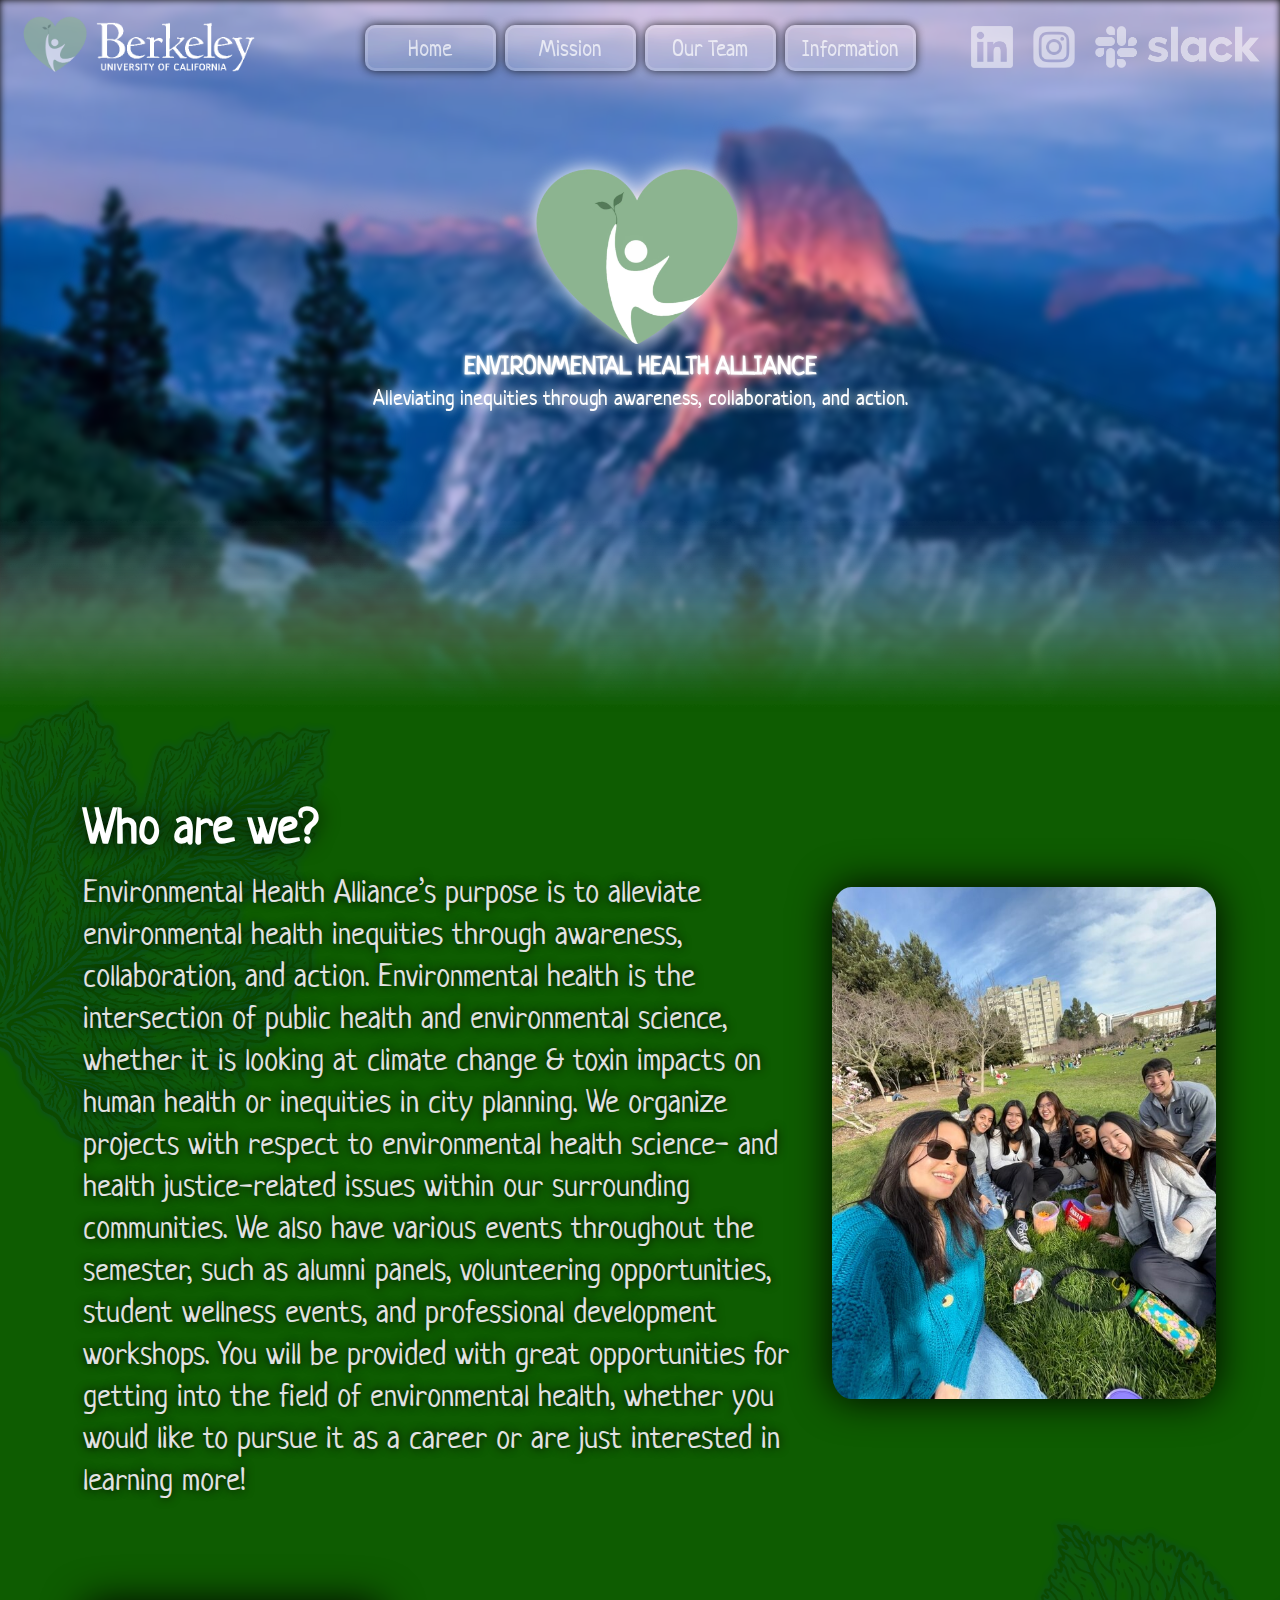
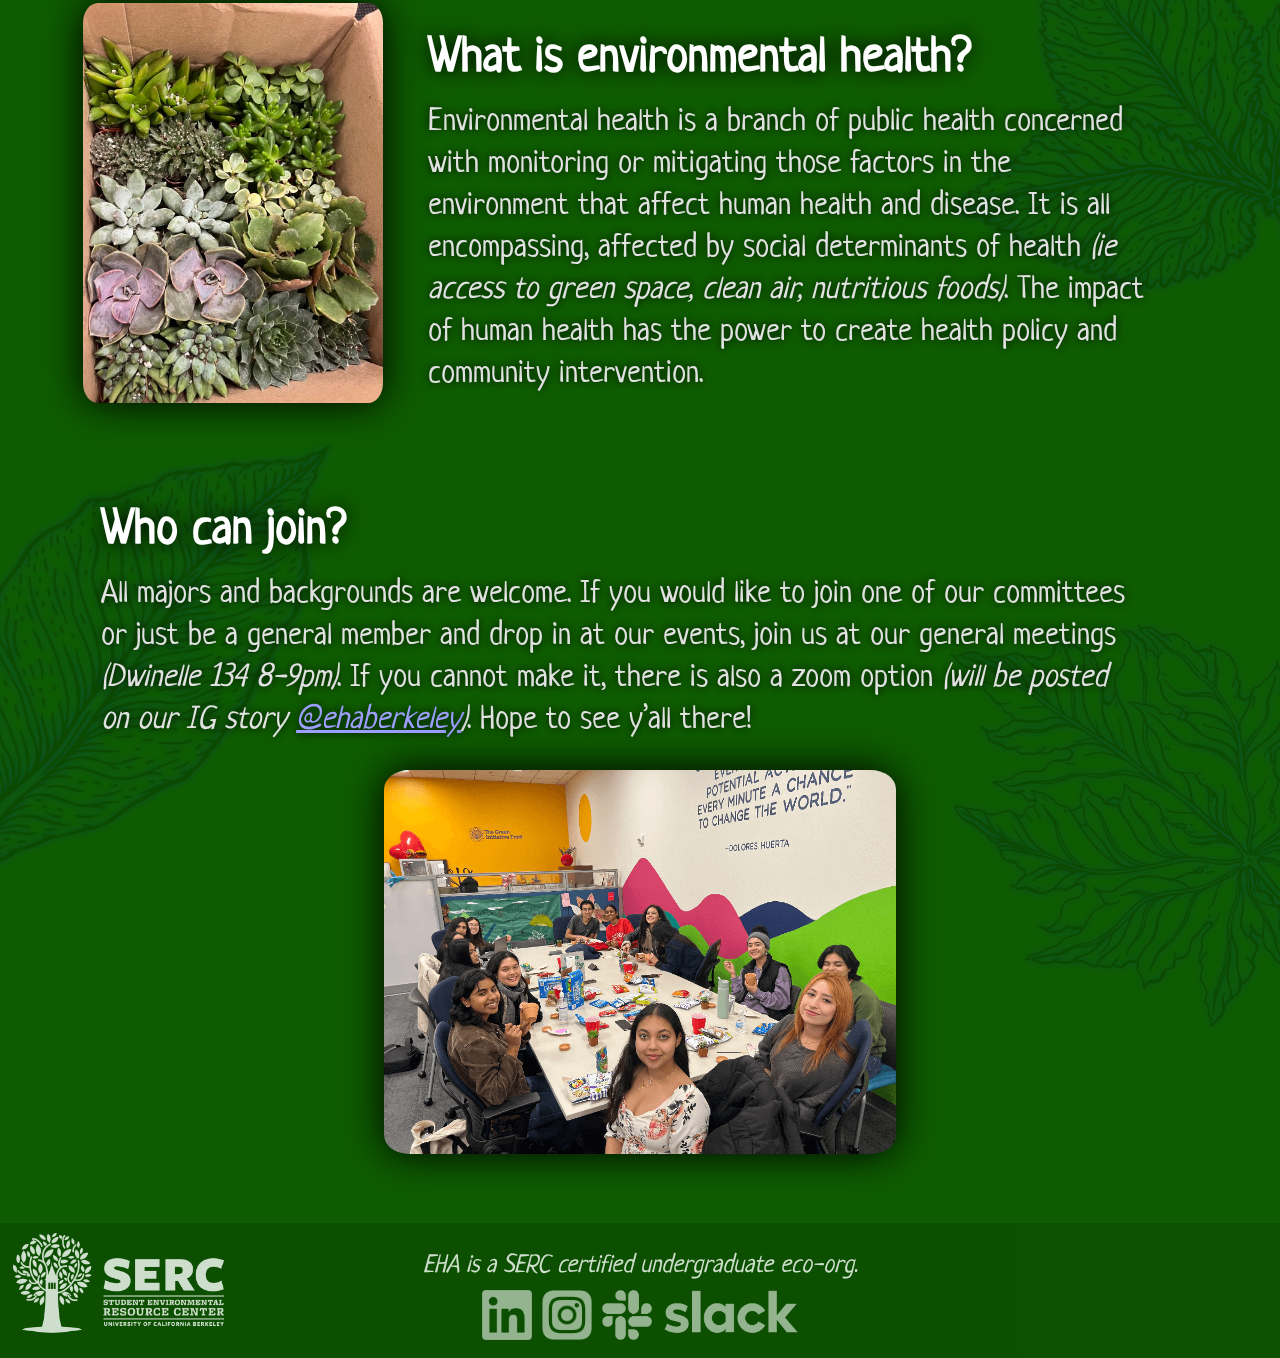
<file: index.html>
<!DOCTYPE html>
<html lang="en">
  <head>
    <meta charset="UTF-8">
    <meta name="viewport" content="width=device-width, initial-scale=1.0">
    <meta http-equiv="X-UA-Compatible" content="ie=edge">
    <title>Environmental Health Alliance</title>

    <link rel="preconnect" href="https://fonts.googleapis.com">
    <link rel="preconnect" href="https://fonts.gstatic.com" crossorigin>
    <link href="https://fonts.googleapis.com/css2?family=Neucha&display=swap" rel="stylesheet">

    <script src="script.js"></script>
    <script src="fadeIn.js"></script>
    <link rel="icon" type="image/x-icon" href="./misc/favicon.ico">

    <link rel="stylesheet" href="style.css">

  </head>
  <body>

	<div id="yosemiteParallax">
	  <img src="./yosemite layer/l1.webp" class="yosemiteLayer" id="yosemite1"></img>
	  <img src="./yosemite layer/l2.webp" class="yosemiteLayer" id="yosemite2"></img>
	  <img src="./yosemite layer/l3.webp" class="yosemiteLayer" id="yosemite3"></img>
	  <img src="./yosemite layer/l4.webp" class="yosemiteLayer" id="yosemite4"></img>
    </div>

    <div id = "navBar">

      <div id="textNav">
        <img src="./misc/eha.webp" id="ehaLogo"></img>
        <img src="./icons/berkeley.png" id="berkeleyLogo"></img>
      </div>
      <div id="pages">

        <a href="index.html" class="navButton">
          <p>Home</p>
        </a>

        <a href="mission.html" div class="navButton">
          <p>Mission</p>
        </a>

        <a href="team.html" class="navButton">
          <p>Our Team</p>
        </a>

        <a href="information.html" class="navButton">
          <p>Information</p>
        </a>

      </div>

      <div id="socials">

        <a target="_blank" href="https://www.linkedin.com/company/ehaberkeley/" class="socialbutton">
          <img src="./icons/linkedin.png">
        </a>
        <a target="_blank" href="https://www.instagram.com/ehaberkeley/" class="socialbutton">
          <img src="./icons/instagram.png">
        </a>
        <a target="_blank" href="https://environmental-zrb5233.slack.com/ssb/redirect" class="socialbutton">
          <img src="./icons/slack.png">
        </a>

      </div>
    </div>

    <div id="mobileNavbar">

      <div id="navOff" onclick="mobileOpen()">
        <img src = "./misc/mobileNav.png"></img>
      </div>

      <div id="navShown">

        <div id="closeButton" onclick="mobileClose()">
          <img src="./icons/x.png"></img>
        </div>

        <div id="textNav">
          <img src="./misc/eha.webp" id="ehaLogo"></img>
          <img src="./icons/berkeley.png" id="berkeleyLogo"></img>
        </div>

        <div id="socials">

          <a target="_blank" href="https://www.linkedin.com/company/ehaberkeley/" class="socialbutton">
            <img src="./icons/linkedin.png">
          </a>
          <a target="_blank" href="https://www.instagram.com/ehaberkeley/" class="socialbutton">
            <img src="./icons/instagram.png">
          </a>
          <a target="_blank" href="https://environmental-zrb5233.slack.com/ssb/redirect" class="socialbutton">
            <img src="./icons/slack.png">
          </a>

        </div>

        <div id="mobileNavButtons">
          <a href="index.html" class="navButton">
            <p>Home</p>
          </a>

          <a href="mission.html" div class="navButton">
            <p>Mission</p>
          </a>

          <a href="team.html" class="navButton">
            <p>Our Team</p>
          </a>

          <a href="information.html" class="navButton">
            <p>Information</p>
          </a>
        </div>

      </div>

    </div>


    <div id ="centerPopup" class="fadein">

      <img src="./misc/eha.webp" class="fadein" loading="eager"></img>
      <h1 id="titleText" class="fadein">ENVIRONMENTAL HEALTH ALLIANCE</h1>
      <p id="quoteText" class="fadein">Alleviating inequities through awareness, collaboration, and action.</p>

    </div>

    <div id = "backImgs">
    </div>


    <div id="textHeader">
      <img src="./misc/header.png" id="transitionImg"></img>
      <div id="whoarewe">
        <div id="whoarewetext">
          <h1>Who are we?</h1>
          <p>Environmental Health Alliance’s purpose is to alleviate environmental health inequities through awareness, collaboration, and action. Environmental health is the intersection of public health and environmental science, whether it is looking at climate change & toxin impacts on human health or inequities in city planning. We organize projects with respect to environmental health science- and health justice-related issues within our surrounding communities. We also have various events throughout the semester, such as alumni panels, volunteering opportunities, student wellness events, and professional development workshops. You will be provided with great opportunities for getting into the field of environmental health, whether you would like to pursue it as a career or are just interested in learning more!</p>
          <img src="./leaf/leaf1.webp" id="leaf1" class="leaf">
        </div>
        <img src="./meet photos/meet.jpg"></img>
      </div>

      <div class="mainspacer"></div>

      <div id="whatis">
        <img src="./meet photos/meet3.jpg"></img>
        <div id="whatistext">
          <h1>What is environmental health?</h1>
          <p>Environmental health is a branch of public health concerned with monitoring or mitigating those factors in the environment that affect human health and disease. It is all encompassing, affected by social determinants of health <i>(ie access to green space, clean air, nutritious foods)</i>. The impact of human health has the power to create health policy and community intervention.</p>
          <img src="./leaf/leaf2.webp" id="leaf2" class="leaf">
        </div>
      </div>

      <div class="mainspacer"></div>

      <div id="whocanjoin">
        <h1>Who can join?</h1>
        <p>All majors and backgrounds are welcome. If you would like to join one of our committees or just be a general member and drop in at our events, join us at our general meetings <i>(Dwinelle 134 8-9pm)</i>. If you cannot make it, there is also a zoom option <i>(will be posted on our IG story <a target="_blank" href="https://www.instagram.com/ehaberkeley/">@ehaberkeley</a>)</i>. Hope to see y’all there!</p>
        <img src="./meet photos/meet2.png" id="backimg">
        <img src="./leaf/leaf3.webp" id="leaf3" class="leaf">
        <img src="./leaf/leaf4.webp" id="leaf4" class="leaf">
      </div>


      <div id ="footer">
        <img src="./icons/serc.png" id="sercfooter"></img>
        <p><i>EHA is a SERC certified undergraduate eco-org.<i></p>
        <div id="socialsfooter">
          <a target="_blank" href="https://www.linkedin.com/company/ehaberkeley/" class="footersocialbutton">
            <img src="./icons/linkedin.png">
          </a>
          <a target="_blank" href="https://www.instagram.com/ehaberkeley/" class="footersocialbutton">
            <img src="./icons/instagram.png">
          </a>
          <a target="_blank" href="https://environmental-zrb5233.slack.com/ssb/redirect" class="footersocialbutton">
            <img src="./icons/slack.png">
          </a>
        </div>


      </div>

    </div>


  </body>
</html>
</file>
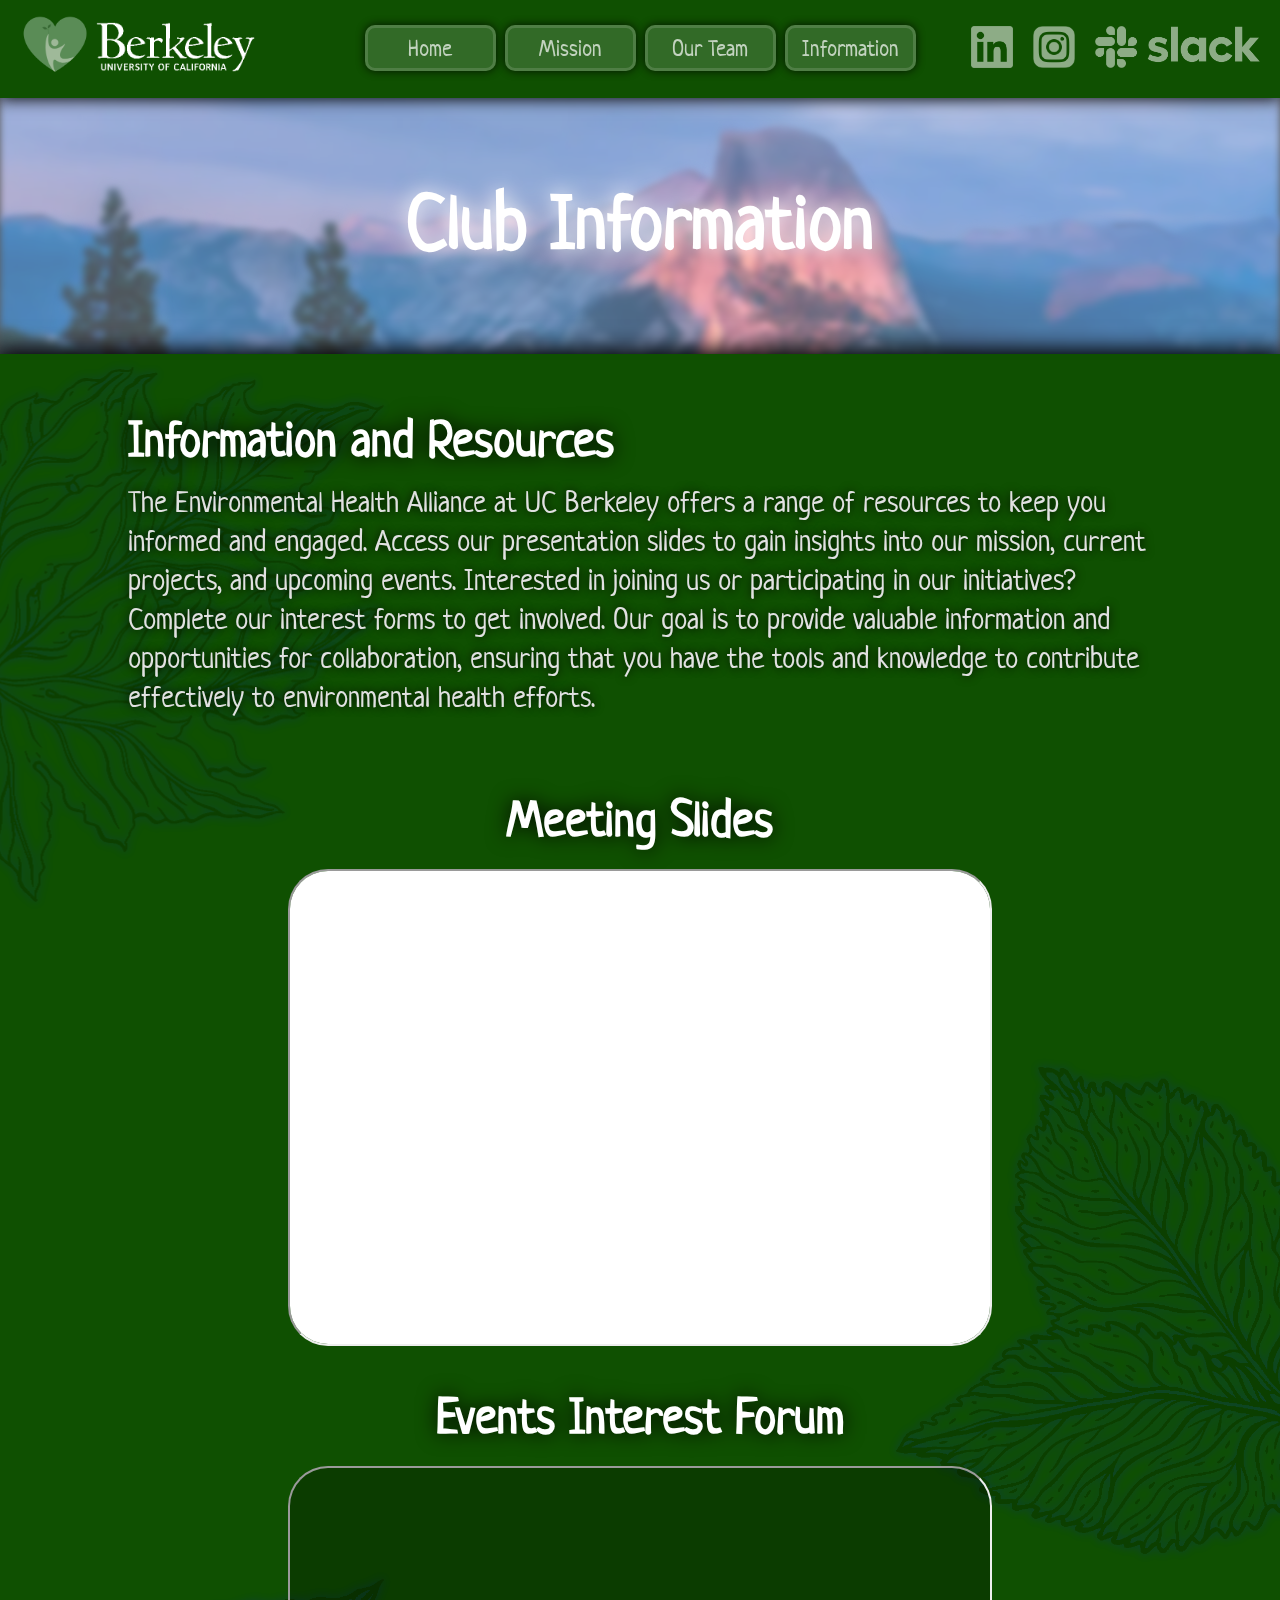
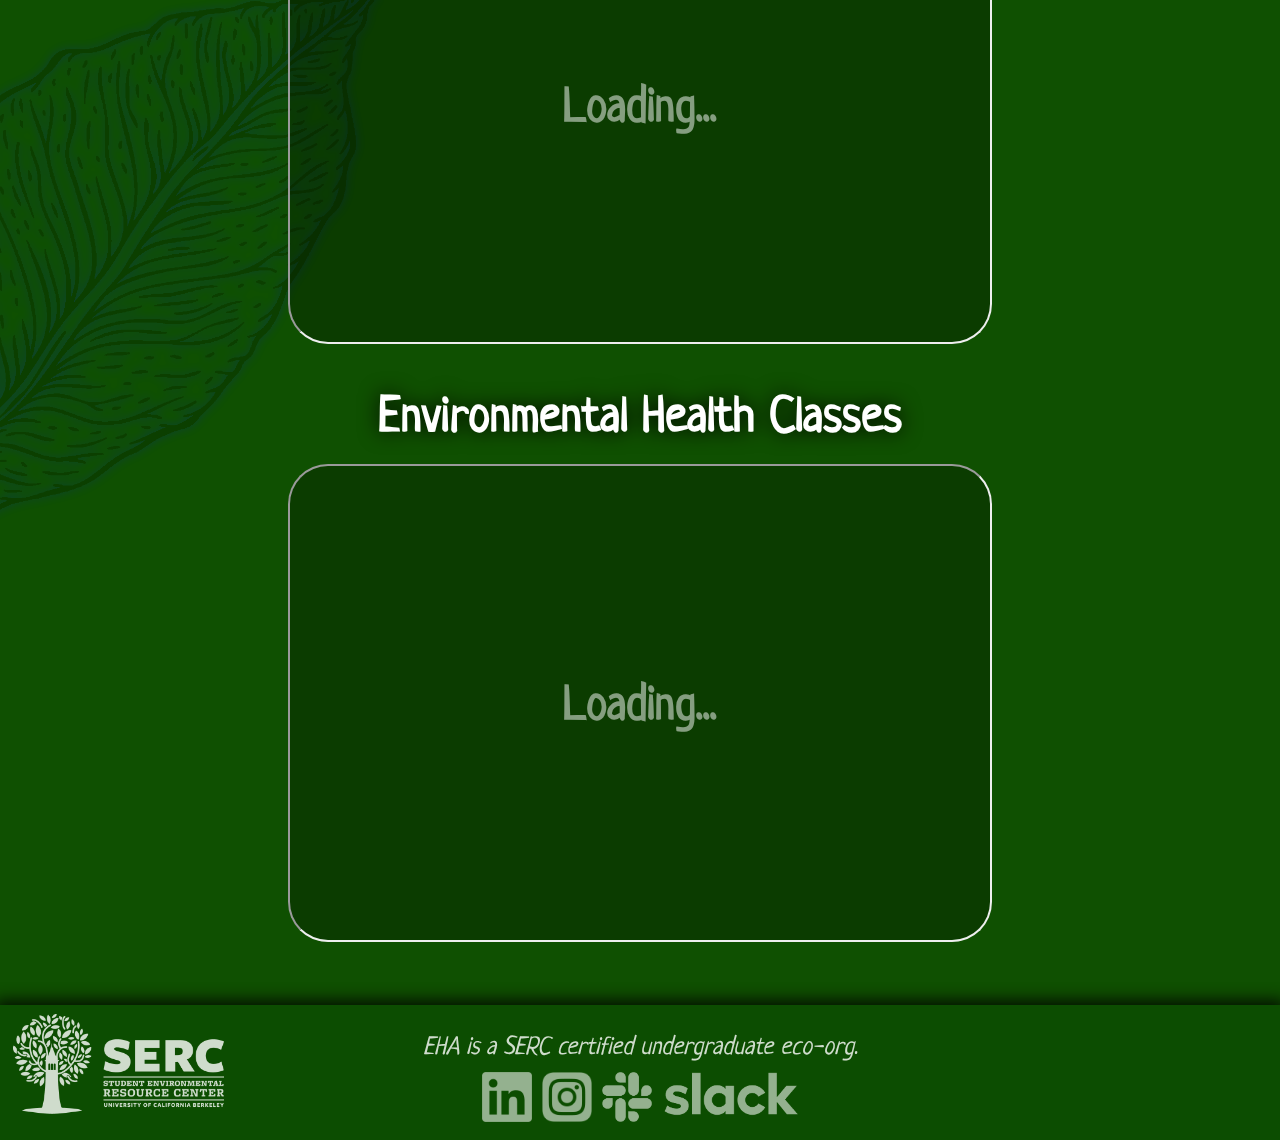
<file: information.html>
<!DOCTYPE html>
<html lang="en">
  <head>
    <meta charset="UTF-8">
    <meta name="viewport" content="width=device-width, initial-scale=1.0">
    <meta http-equiv="X-UA-Compatible" content="ie=edge">
    <title>Club Information</title>

    <script src="fadeIn.js"></script>
    <script src="about.js"></script>
    <script src="script.js"></script>
    <link rel="icon" type="image/x-icon" href="./misc/favicon.ico">

    <link rel="preconnect" href="https://fonts.googleapis.com">
    <link rel="preconnect" href="https://fonts.gstatic.com" crossorigin>
    <link href="https://fonts.googleapis.com/css2?family=Neucha&display=swap" rel="stylesheet">

    <link rel="preload" as="image" href="./yosemite layer/l1.webp">
    <link rel="preload" as="image" href="./yosemite layer/l2.webp">
    <link rel="preload" as="image" href="./yosemite layer/l3.webp">
    <link rel="preload" as="image" href="./yosemite layer/l4.webp">

    <link rel="stylesheet" href="style.css">
    <link rel="stylesheet" href="about.css">
  </head>
  <body>

    <div id = "navBar">

      <div id="textNav">
        <img src="./misc/eha.webp" id="ehaLogo"></img>
        <img src="./icons/berkeley.png" id="berkeleyLogo"></img>
      </div>
      <div id="pages">

        <a href="index.html" class="navButton">
          <p>Home</p>
        </a>

        <a href="mission.html" div class="navButton">
          <p>Mission</p>
        </a>

        <a href="team.html" class="navButton">
          <p>Our Team</p>
        </a>

        <a href="information.html" class="navButton">
          <p>Information</p>
        </a>

      </div>

      <div id="socials">

        <a target="_blank" href="https://www.linkedin.com/company/ehaberkeley/" class="socialbutton">
          <img src="./icons/linkedin.png">
        </a>
        <a target="_blank" href="https://www.instagram.com/ehaberkeley/" class="socialbutton">
          <img src="./icons/instagram.png">
        </a>
        <a target="_blank" href="https://environmental-zrb5233.slack.com/ssb/redirect" class="socialbutton">
          <img src="./icons/slack.png">
        </a>

      </div>
    </div>

    <div id="mobileNavbar">

      <div id="navOff" onclick="mobileOpen()">
        <img src = "./misc/mobileNav.png"></img>
      </div>

      <div id="navShown">

        <div id="closeButton" onclick="mobileClose()">
          <img src="./icons/x.png"></img>
        </div>

        <div id="textNav">
          <img src="./misc/eha.webp" id="ehaLogo"></img>
          <img src="./icons/berkeley.png" id="berkeleyLogo"></img>
        </div>

        <div id="socials">

          <a target="_blank" href="https://www.linkedin.com/company/ehaberkeley/" class="socialbutton">
            <img src="./icons/linkedin.png">
          </a>
          <a target="_blank" href="https://www.instagram.com/ehaberkeley/" class="socialbutton">
            <img src="./icons/instagram.png">
          </a>
          <a target="_blank" href="https://environmental-zrb5233.slack.com/ssb/redirect" class="socialbutton">
            <img src="./icons/slack.png">
          </a>

        </div>

        <div id="mobileNavButtons">
          <a href="index.html" class="navButton">
            <p>Home</p>
          </a>

          <a href="mission.html" div class="navButton">
            <p>Mission</p>
          </a>

          <a href="team.html" class="navButton">
            <p>Our Team</p>
          </a>

          <a href="information.html" class="navButton">
            <p>Information</p>
          </a>
        </div>

      </div>

    </div>

    <div id="aboutSpacer">
      <h1 id="pageCaption" class="fadein">Club Information</h1>
    </div>

    <div id="yosemiteParallax">
      <img src="./yosemite layer/l1.webp" class="yosemiteLayer" id="yosemite1"></img>
      <img src="./yosemite layer/l2.webp" class="yosemiteLayer" id="yosemite2"></img>
      <img src="./yosemite layer/l3.webp" class="yosemiteLayer" id="yosemite3"></img>
      <img src="./yosemite layer/l4.webp" class="yosemiteLayer" id="yosemite4"></img>
    </div>




    <div id="aboutBackground"></div>

    <div id="textHeader">

      <img src="./leaf/leaf4.webp" id="aboutLeaf" class="leaf">

      <div class="aboutSection">

        <h1>Information and Resources</h1>
        <p>The Environmental Health Alliance at UC Berkeley offers a range of resources to keep you informed and engaged. Access our presentation slides to gain insights into our mission, current projects, and upcoming events. Interested in joining us or participating in our initiatives? Complete our interest forms to get involved. Our goal is to provide valuable information and opportunities for collaboration, ensuring that you have the tools and knowledge to contribute effectively to environmental health efforts.</p>

      </div>


      <div id="slideInformation">

        <h1>Meeting Slides</h1>
        <a target="_blank" href="https://docs.google.com/presentation/d/1cxGRtd5Vw50KhH_Dsh9RYtq249PGSXlv_dUlJqvU0Bc/edit#slide=id.p" class="iframeContain">
          <p>Loading...</p>
          <iframe style="display: none;" onload="this.style.display='block';" class="iframeInfo" src="https://docs.google.com/presentation/d/1cxGRtd5Vw50KhH_Dsh9RYtq249PGSXlv_dUlJqvU0Bc/edit#slide=id.g2b789b0cab7_0_66"></iframe>
        </a>

        <h1>Events Interest Forum</h1>

        <a target="_blank" href="https://docs.google.com/forms/d/e/1FAIpQLSc4UoX9JoLrI9oOZDZpEwez9syTQIECkU8AbKvqFF0MlLfy9A/viewform" class="iframeContain">
          <p>Loading...</p>
          <iframe style="display: none;" onload="this.style.display='block';" class="iframeInfo" src="https://docs.google.com/forms/d/e/1FAIpQLSc4UoX9JoLrI9oOZDZpEwez9syTQIECkU8AbKvqFF0MlLfy9A/viewform"></iframe>
        </a>

        <h1>Environmental Health Classes</h1>

        <img src="./leaf/leaf2.webp" id="infoLeaf2" class="leaf">

        <a target="_blank" href="https://docs.google.com/spreadsheets/d/1hAXdt9k3AGqyD2t2-ILulTiDyVh5ruGDMy4WeJMpl2M/edit?gid=0#gid=0" class="iframeContain">
          <p>Loading...</p>
          <iframe style="display: none;" onload="this.style.display='block';" class="iframeInfo" src="https://docs.google.com/spreadsheets/d/1hAXdt9k3AGqyD2t2-ILulTiDyVh5ruGDMy4WeJMpl2M/edit?gid=0#gid=0"></iframe>
        </a>

        <img src="./leaf/leaf3.webp" id="infoLeaf3" class="leaf">

      </div>

      <div id ="footer">
        <img src="./icons/serc.png" id="sercfooter"></img>
        <p><i>EHA is a SERC certified undergraduate eco-org.<i></p>
        <div id="socialsfooter">
          <a target="_blank" href="https://www.linkedin.com/company/ehaberkeley/" class="footersocialbutton">
            <img src="./icons/linkedin.png">
          </a>
          <a target="_blank" href="https://www.instagram.com/ehaberkeley/" class="footersocialbutton">
            <img src="./icons/instagram.png">
          </a>
          <a target="_blank" href="https://environmental-zrb5233.slack.com/ssb/redirect" class="footersocialbutton">
            <img src="./icons/slack.png">
          </a>
        </div>
      </div>

    </div>



  </body>
</html>
</file>
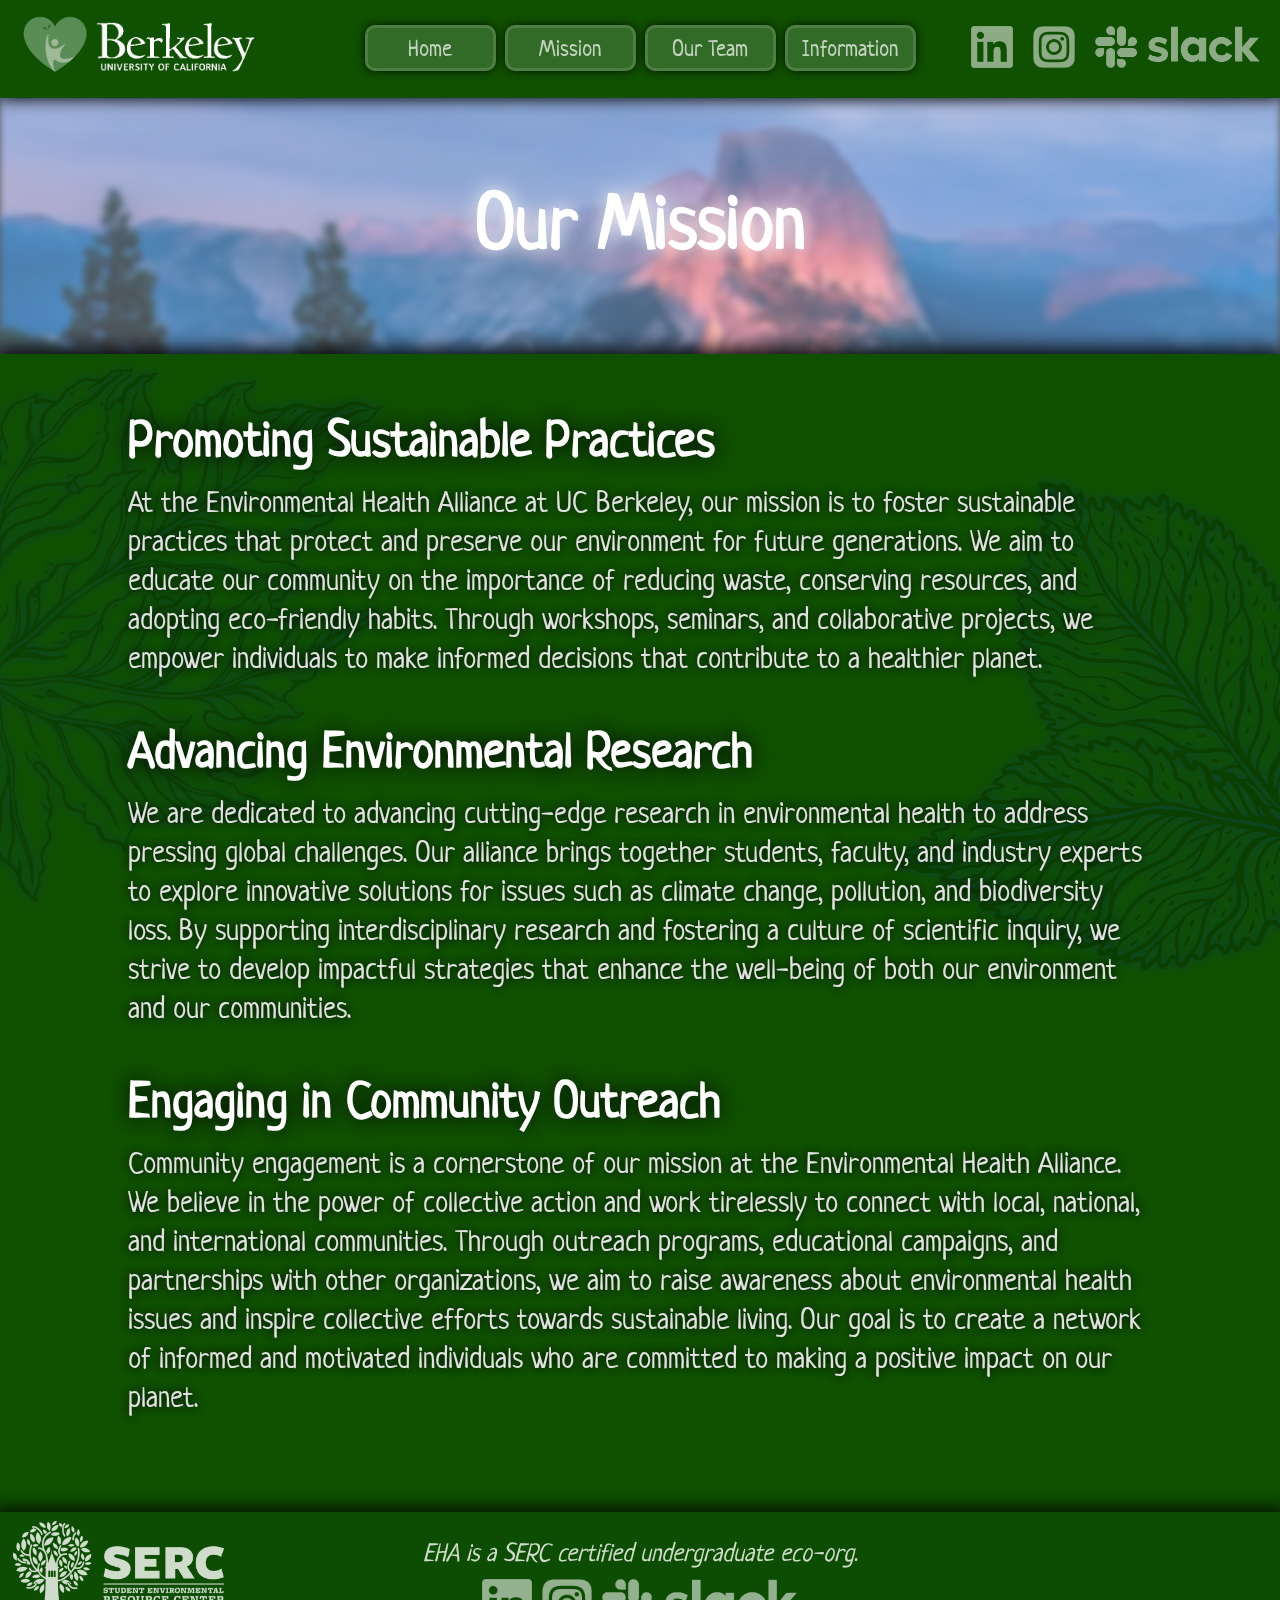
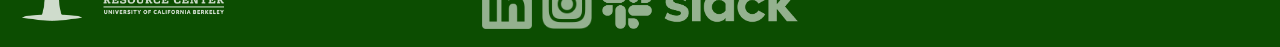
<file: mission.html>
<!DOCTYPE html>
<html lang="en">
  <head>
    <meta charset="UTF-8">
    <meta name="viewport" content="width=device-width, initial-scale=1.0">
    <meta http-equiv="X-UA-Compatible" content="ie=edge">
    <title>Our Mission</title>

    <script src="fadeIn.js"></script>
    <script src="about.js"></script>
    <script src="script.js"></script>
    <link rel="icon" type="image/x-icon" href="./misc/favicon.ico">
    <link rel="preconnect" href="https://fonts.googleapis.com">
    <link rel="preload" as="image" href="./yosemite layer/l1.webp">
    <link rel="preload" as="image" href="./yosemite layer/l2.webp">
    <link rel="preload" as="image" href="./yosemite layer/l3.webp">
    <link rel="preload" as="image" href="./yosemite layer/l4.webp">

    <link rel="preconnect" href="https://fonts.googleapis.com">
    <link rel="preconnect" href="https://fonts.gstatic.com" crossorigin>
    <link href="https://fonts.googleapis.com/css2?family=Neucha&display=swap" rel="stylesheet">

    <link rel="stylesheet" href="style.css">
    <link rel="stylesheet" href="about.css">

  </head>
  <body>

    <div id = "navBar">

      <div id="textNav">
        <img src="./misc/eha.webp" id="ehaLogo"></img>
        <img src="./icons/berkeley.png" id="berkeleyLogo"></img>
      </div>
      <div id="pages">

        <a href="index.html" class="navButton">
          <p>Home</p>
        </a>

        <a href="mission.html" div class="navButton">
          <p>Mission</p>
        </a>

        <a href="team.html" class="navButton">
          <p>Our Team</p>
        </a>

        <a href="information.html" class="navButton">
          <p>Information</p>
        </a>

      </div>

      <div id="socials">

        <a target="_blank" href="https://www.linkedin.com/company/ehaberkeley/" class="socialbutton">
          <img src="./icons/linkedin.png">
        </a>
        <a target="_blank" href="https://www.instagram.com/ehaberkeley/" class="socialbutton">
          <img src="./icons/instagram.png">
        </a>
        <a target="_blank" href="https://environmental-zrb5233.slack.com/ssb/redirect" class="socialbutton">
          <img src="./icons/slack.png">
        </a>

      </div>
    </div>

    <div id="mobileNavbar">

      <div id="navOff" onclick="mobileOpen()">
        <img src = "./misc/mobileNav.png"></img>
      </div>

      <div id="navShown">

        <div id="closeButton" onclick="mobileClose()">
          <img src="./icons/x.png"></img>
        </div>

        <div id="textNav">
          <img src="./misc/eha.webp" id="ehaLogo"></img>
          <img src="./icons/berkeley.png" id="berkeleyLogo"></img>
        </div>

        <div id="socials">

          <a target="_blank" href="https://www.linkedin.com/company/ehaberkeley/" class="socialbutton">
            <img src="./icons/linkedin.png">
          </a>
          <a target="_blank" href="https://www.instagram.com/ehaberkeley/" class="socialbutton">
            <img src="./icons/instagram.png">
          </a>
          <a target="_blank" href="https://environmental-zrb5233.slack.com/ssb/redirect" class="socialbutton">
            <img src="./icons/slack.png">
          </a>

        </div>

        <div id="mobileNavButtons">
          <a href="index.html" class="navButton">
            <p>Home</p>
          </a>

          <a href="mission.html" div class="navButton">
            <p>Mission</p>
          </a>

          <a href="team.html" class="navButton">
            <p>Our Team</p>
          </a>

          <a href="information.html" class="navButton">
            <p>Information</p>
          </a>
        </div>

      </div>

    </div>

    <div id="aboutSpacer">
      <h1 id="pageCaption" class="fadein">Our Mission</h1>
    </div>

    <div id="yosemiteParallax">
      <img src="./yosemite layer/l1.webp" class="yosemiteLayer" id="yosemite1"></img>
      <img src="./yosemite layer/l2.webp" class="yosemiteLayer" id="yosemite2"></img>
      <img src="./yosemite layer/l3.webp" class="yosemiteLayer" id="yosemite3"></img>
      <img src="./yosemite layer/l4.webp" class="yosemiteLayer" id="yosemite4"></img>
    </div>




    <div id="aboutBackground"></div>

    <div id="textHeader">

      <img src="./leaf/leaf4.webp" id="aboutLeaf" class="leaf">
      <img src="./leaf/leaf2.webp" id="aboutLeaf2" class="leaf">

      <div class="aboutSection">

        <h1>Promoting Sustainable Practices</h1>
        <p>At the Environmental Health Alliance at UC Berkeley, our mission is to foster sustainable practices that protect and preserve our environment for future generations. We aim to educate our community on the importance of reducing waste, conserving resources, and adopting eco-friendly habits. Through workshops, seminars, and collaborative projects, we empower individuals to make informed decisions that contribute to a healthier planet.</p>

      </div>

      <div class="aboutSection">

        <h1>Advancing Environmental Research</h1>
        <p>We are dedicated to advancing cutting-edge research in environmental health to address pressing global challenges. Our alliance brings together students, faculty, and industry experts to explore innovative solutions for issues such as climate change, pollution, and biodiversity loss. By supporting interdisciplinary research and fostering a culture of scientific inquiry, we strive to develop impactful strategies that enhance the well-being of both our environment and our communities.</p>

      </div>

      <div class="aboutSection">

        <h1>Engaging in Community Outreach</h1>
        <p>Community engagement is a cornerstone of our mission at the Environmental Health Alliance. We believe in the power of collective action and work tirelessly to connect with local, national, and international communities. Through outreach programs, educational campaigns, and partnerships with other organizations, we aim to raise awareness about environmental health issues and inspire collective efforts towards sustainable living. Our goal is to create a network of informed and motivated individuals who are committed to making a positive impact on our planet.</p>

      </div>

      <div id ="footer">
        <img src="./icons/serc.png" id="sercfooter"></img>
        <p><i>EHA is a SERC certified undergraduate eco-org.<i></p>
        <div id="socialsfooter">
          <a target="_blank" href="https://www.linkedin.com/company/ehaberkeley/" class="footersocialbutton">
            <img src="./icons/linkedin.png">
          </a>
          <a target="_blank" href="https://www.instagram.com/ehaberkeley/" class="footersocialbutton">
            <img src="./icons/instagram.png">
          </a>
          <a target="_blank" href="https://environmental-zrb5233.slack.com/ssb/redirect" class="footersocialbutton">
            <img src="./icons/slack.png">
          </a>
        </div>
      </div>

    </div>



  </body>
</html>
</file>
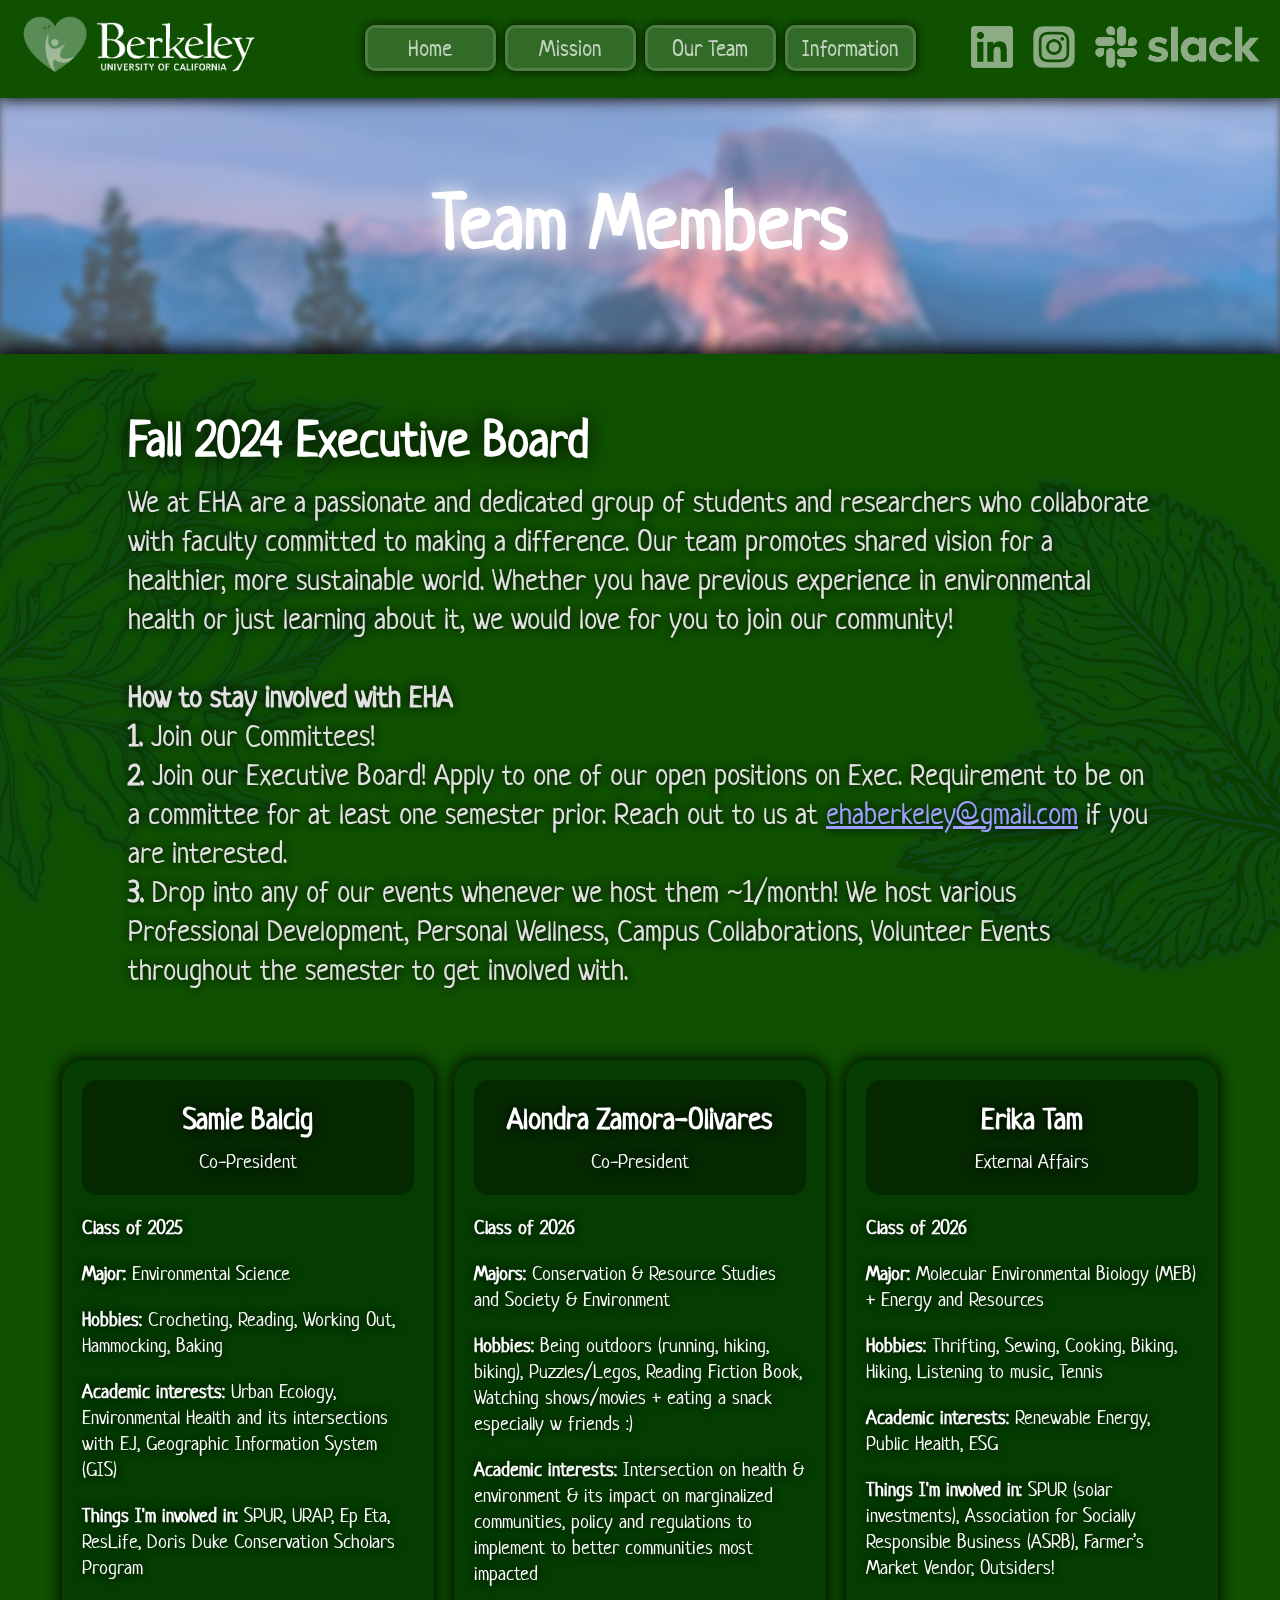
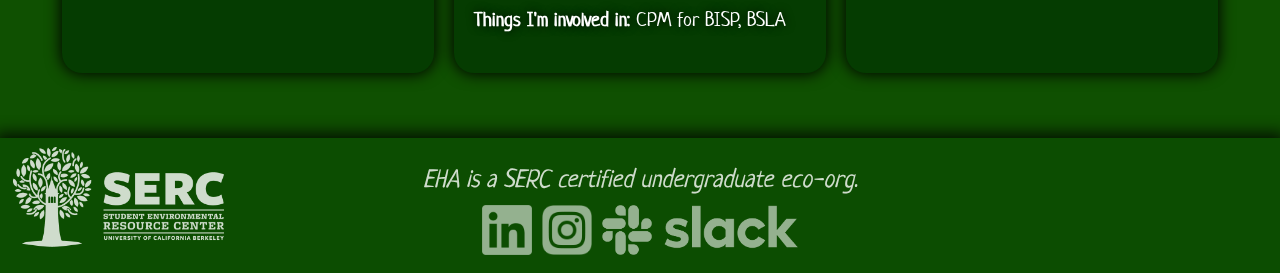
<file: team.html>
<!DOCTYPE html>
<html lang="en">
  <head>
    <meta charset="UTF-8">
    <meta name="viewport" content="width=device-width, initial-scale=1.0">
    <meta http-equiv="X-UA-Compatible" content="ie=edge">
    <title>Members</title>

    <script src="fadeIn.js"></script>
    <script src="about.js"></script>
    <script src="script.js"></script>
    <link rel="icon" type="image/x-icon" href="./misc/favicon.ico">

    <link rel="preconnect" href="https://fonts.googleapis.com">
    <link rel="preconnect" href="https://fonts.gstatic.com" crossorigin>
    <link href="https://fonts.googleapis.com/css2?family=Neucha&display=swap" rel="stylesheet">

    <link rel="preload" as="image" href="./yosemite layer/l1.webp">
    <link rel="preload" as="image" href="./yosemite layer/l2.webp">
    <link rel="preload" as="image" href="./yosemite layer/l3.webp">
    <link rel="preload" as="image" href="./yosemite layer/l4.webp">

    <link rel="stylesheet" href="style.css">
    <link rel="stylesheet" href="about.css">
  </head>
  <body>

    <div id = "navBar">

      <div id="textNav">
        <img src="./misc/eha.webp" id="ehaLogo"></img>
        <img src="./icons/berkeley.png" id="berkeleyLogo"></img>
      </div>
      <div id="pages">

        <a href="index.html" class="navButton">
          <p>Home</p>
        </a>

        <a href="mission.html" div class="navButton">
          <p>Mission</p>
        </a>

        <a href="team.html" class="navButton">
          <p>Our Team</p>
        </a>

        <a href="information.html" class="navButton">
          <p>Information</p>
        </a>

      </div>

      <div id="socials">

        <a target="_blank" href="https://www.linkedin.com/company/ehaberkeley/" class="socialbutton">
          <img src="./icons/linkedin.png">
        </a>
        <a target="_blank" href="https://www.instagram.com/ehaberkeley/" class="socialbutton">
          <img src="./icons/instagram.png">
        </a>
        <a target="_blank" href="https://environmental-zrb5233.slack.com/ssb/redirect" class="socialbutton">
          <img src="./icons/slack.png">
        </a>

      </div>
    </div>

    <div id="mobileNavbar">

      <div id="navOff" onclick="mobileOpen()">
        <img src = "./misc/mobileNav.png"></img>
      </div>

      <div id="navShown">

        <div id="closeButton" onclick="mobileClose()">
          <img src="./icons/x.png"></img>
        </div>

        <div id="textNav">
          <img src="./misc/eha.webp" id="ehaLogo"></img>
          <img src="./icons/berkeley.png" id="berkeleyLogo"></img>
        </div>

        <div id="socials">

          <a target="_blank" href="https://www.linkedin.com/company/ehaberkeley/" class="socialbutton">
            <img src="./icons/linkedin.png">
          </a>
          <a target="_blank" href="https://www.instagram.com/ehaberkeley/" class="socialbutton">
            <img src="./icons/instagram.png">
          </a>
          <a target="_blank" href="https://environmental-zrb5233.slack.com/ssb/redirect" class="socialbutton">
            <img src="./icons/slack.png">
          </a>

        </div>

        <div id="mobileNavButtons">
          <a href="index.html" class="navButton">
            <p>Home</p>
          </a>

          <a href="mission.html" div class="navButton">
            <p>Mission</p>
          </a>

          <a href="team.html" class="navButton">
            <p>Our Team</p>
          </a>

          <a href="information.html" class="navButton">
            <p>Information</p>
          </a>
        </div>

      </div>

    </div>

    <div id="aboutSpacer">
      <h1 id="pageCaption" class="fadein">Team Members</h1>
    </div>

    <div id="yosemiteParallax">
      <img src="./yosemite layer/l1.webp" class="yosemiteLayer" id="yosemite1"></img>
      <img src="./yosemite layer/l2.webp" class="yosemiteLayer" id="yosemite2"></img>
      <img src="./yosemite layer/l3.webp" class="yosemiteLayer" id="yosemite3"></img>
      <img src="./yosemite layer/l4.webp" class="yosemiteLayer" id="yosemite4"></img>
    </div>




    <div id="aboutBackground"></div>

    <div id="textHeader">

      <img src="./leaf/leaf4.webp" id="aboutLeaf" class="leaf">
      <img src="./leaf/leaf2.webp" id="aboutLeaf2" class="leaf">

      <div class="aboutSection">

        <h1>Fall 2024 Executive Board</h1>
        <p>We at EHA are a passionate and dedicated group of students and researchers who collaborate with faculty committed to making a difference. Our team promotes shared vision for a healthier, more sustainable world. Whether you have previous experience in environmental health or just learning about it, we would love for you to join our community!<br><br>
        <b>How to stay involved with EHA</b><br>
          <b>1.</b> Join our Committees!<br>
          <b>2.</b> Join our Executive Board! Apply to one of our open positions on Exec. Requirement to be on a committee for at least one semester prior. Reach out to us at <a href="mailto:ehaberkeley@gmail.com">ehaberkeley@gmail.com</a> if you are interested.<br>
          <b>3.</b> Drop into any of our events whenever we host them ~1/month! We host various Professional Development, Personal Wellness, Campus Collaborations, Volunteer Events throughout the semester to get involved with.</p>

      </div>

      <div class="members">
        <div class="memberSection">
          <p>Samie Balcig</p>
          <p>Co-President</p>
          <p><b>Class of 2025</b></b></p>
          <p><b>Major:</b> Environmental Science</p>
          <p><b>Hobbies:</b> Crocheting, Reading, Working Out, Hammocking, Baking</p>
          <p><b>Academic interests:</b> Urban Ecology, Environmental Health and its intersections with EJ, Geographic Information System (GIS)</p>
          <p><b>Things I'm involved in:</b> SPUR, URAP, Ep Eta, ResLife, Doris Duke Conservation Scholars Program</p>
        </div>

        <div class="memberSection">
          <p>Alondra Zamora-Olivares</p>
          <p>Co-President</p>
          <p><b>Class of 2026</b></p>
          <p><b>Majors:</b> Conservation & Resource Studies and Society & Environment</p>
          <p><b>Hobbies:</b> Being outdoors (running, hiking, biking), Puzzles/Legos, Reading Fiction Book, Watching shows/movies + eating a snack especially w friends :)</p>
          <p><b>Academic interests:</b> Intersection on health & environment & its impact on marginalized communities, policy and regulations to implement to better communities most impacted</p>
          <p><b>Things I'm involved in:</b> CPM for BISP, BSLA</p>
        </div>

        <div class="memberSection">
          <p>Erika Tam</p>
          <p>External Affairs</p>
          <p><b>Class of 2026</b></p>
          <p><b>Major: </b>Molecular Environmental Biology (MEB) + Energy and Resources</p>
          <p><b>Hobbies:</b> Thrifting, Sewing, Cooking, Biking, Hiking, Listening to music, Tennis</p>
          <p><b>Academic interests:</b> Renewable Energy, Public Health, ESG</p>
          <p><b>Things I'm involved in:</b> SPUR (solar investments), Association for Socially Responsible Business (ASRB), Farmer’s Market Vendor, Outsiders!</p>
        </div>
      </div>



      <div id ="footer">
        <img src="./icons/serc.png" id="sercfooter"></img>
        <p><i>EHA is a SERC certified undergraduate eco-org.<i></p>
        <div id="socialsfooter">
          <a target="_blank" href="https://www.linkedin.com/company/ehaberkeley/" class="footersocialbutton">
            <img src="./icons/linkedin.png">
          </a>
          <a target="_blank" href="https://www.instagram.com/ehaberkeley/" class="footersocialbutton">
            <img src="./icons/instagram.png">
          </a>
          <a target="_blank" href="https://environmental-zrb5233.slack.com/ssb/redirect" class="footersocialbutton">
            <img src="./icons/slack.png">
          </a>
        </div>
      </div>

    </div>



  </body>
</html>
</file>
<file: style.css>
*, html {
    scroll-behavior: smooth !important;
}

body{
  overflow-x: hidden;
  margin: 0;
}

h1,p{
  font-family: 'Neucha', sans-serif;
}

:root {
  color-scheme: dark;
}

.nomouse{
  user-select: none;
  pointer-events: none;
}

#navBar{
  display: flex;
  top: 0px;
  width: 100%;
  margin-left: auto;
  margin-right: auto;
  /*background: rgba(255,255,255,0.2);*/
  height: 82px;
  z-index: 2;
  position: fixed;
  /*box-shadow: 0px 0px 15px black;*/
  transition: opacity 1s !important;
}

#pages{
  width: 560px;
  color: white;
  display: flex;
  justify-content: space-around;
  margin-top: 25px;
  margin-right: 10px;
  position: relative;
  margin-left: auto;
  margin-right: auto;
}

.navButton:hover{
  opacity: 1 !important;
  cursor: pointer;
}

.navButton{
  width: 115px;
  height: 30px;
  text-align: center;
  font-size: 23px;
  padding: 5px;
  border-radius: 10px;

  display: flex;
  align-items: center;
  justify-content: center;

  border: solid 3px rgba(255,255,255,0.2);
  background: rgba(255,255,255,0.2);
  backdrop-filter: blur(0.1vw);
  box-shadow: 0px 0px 10px black;
  user-select: none;

  opacity: 0.75;
  transition: opacity 0.1s;
  color:white;
  text-decoration: none;

}

.navButton > img{
  width: 55px;
  height: 45px;
  margin-left: 10px;
  opacity: 0.5;
}

#ehaLogo{
  height: 75px;
  position: absolute;
  left: 0px;
  top: 3px;
  opacity: 0.6;
}

#berkeleyLogo{
  height: 50px;
  position: absolute;
  left: 90px;
  top: 17px;
}

#logoText{
  font-size: 30px;
  margin: 0px;
  color: white;

  position: relative;
  top: 28px;
  text-align: center;
  left: 270px;
  opacity: 0.9;
}

#textNav{
  position: absolute;
  left: 0.5%;
  top: 5px;
}

#socials{
  position: absolute;
  display: flex;
  opacity: 0.75;
  right: 20px;
  top: 26px;
}

.socialbutton > img{
  height: 42px;
  margin-left: 20px;
}

.socialbutton{
  opacity: 0.7;
  transition: opacity 0.2s;
}

.socialbutton:hover{
  opacity: 1;
  cursor: pointer;
}

.yosemiteLayer{
  position: fixed;
  top: 0px;
  width: 100%;
  margin-left: 0;
  will-change: transform;
  filter: blur(0.3vw);
}

#yosemite1{
  z-index: -1;
}
#yosemite2{
  z-index: -2;
}
#yosemite3{
  z-index: -3;
}
#yosemite4{
  z-index: -4;
}

.fadein{
  opacity: 0;
  transition: opacity 2s !important;
}

#centerPopup{

  position: absolute;
  top: 11vw;
  width: 100%;
  height: 70%;
  z-index: 1;
  display: flex;
  flex-direction: column;
  text-align: center;
  opacity: 0;
}

#centerPopup > #titleText{
  font-size: 2vw;
  color: white;

  font-weight: bold;
  margin-top: -2.4vw;
  filter: drop-shadow(0px 0px 2px white);
  margin-bottom: 2vw;
}

#centerPopup > #quoteText{
  font-size: 1.75vw;
  color: white;

  margin-top: -2vw;
  filter: drop-shadow(0px 0px 5px white);
}

#centerPopup > img{
  width: 25vw;
  margin-left: auto;
  margin-right: auto;
  filter: drop-shadow(0px 0px 10px white);
}

.backImg{
  transition: opacity 2s, transform linear 12s;
  position: absolute;
  max-width: 20vw;
  max-height: 20vw;
  width: auto;
  height: auto;
  z-index: -0;
  filter: drop-shadow(0px 0px 0.8vw white) blur(0.13vw);
}

#transitionImg{
  position: absolute;
  top: -15vw;
  width: 100%;
}

#textHeader{
  width: 100%;
  background: #0e5c01;
  position: absolute;
  top: 55vw;
  padding-bottom: 200px;
}

#whoarewetext > p, #whatistext > p, #whocanjoin > p{
  font-size: 32px;
}

#whoarewe{
  display: flex;
  margin-top: 50px;
  position: relative;
  z-index: 1;
  align-items: center;
}

#whoarewe > img{
  margin-right: 5%;
  border-radius: 5%;
  width: 30vw;
  filter: drop-shadow(0px 0px 20px black);
  height: 20%;
  max-width: 400px;
}

#whoarewetext > h1{

  font-size: 50px;
  color: white;

  margin-top: 40px;
  margin-left: 10%;
  margin-bottom: 0px;

}

#whoarewetext > p{
  width: 85%;
  margin-left: 10%;
  margin-top: 12px;
  color: rgb(225,225,225);

  text-shadow: 0px 0px 10px black;
}


#leaf1{
  width: 50%;
  position: absolute;
  top: -10vw;
  left: -18vw;
  z-index: -1;
  transform: scale(-0.75, 0.75)
}

#whatis{
  display: flex;
  margin-top: 50px;
  position: relative;
  z-index: 1;
  align-items: center;
}

#whatis > img{
  width: 25vw;
  height: 5%;
  margin-left: 6.5%;
  border-radius: 5%;
  filter: drop-shadow(0px 0px 20px black);
  max-width: 300px;
}

#whatistext > h1{

  font-size: 50px;
  color: white;

  margin-top: 40px;
  margin-bottom: 0px;
  margin-left: 5%;

}

#whatistext > p{
  width: 80%;
  margin-top: 12px;
  color: rgb(225,225,225);

  margin-left: 5%;
  text-shadow: 0px 0px 10px black;
}

#leaf2{
  width: 50%;
  position: absolute;
  top: -10vw;
  right: -18vw;
  z-index: -1;
  transform: scale(0.75, 0.75)
}


#whocanjoin{
  position: relative;
  z-index: 1;
}

#whocanjoin > #backimg{
  width: 40vw;
  border-radius: 5%;
  filter: drop-shadow(0px 0px 20px black);
  margin-left: 30%;
}

#whocanjoin > h1{

  font-size: 50px;
  color: white;

  margin-top: 70px;
  margin-left: 7.9%;
  margin-bottom: 0px;

}

#whocanjoin > p{
  width: 80%;
  margin-left: 7.9%;
  margin-top: 12px;
  color: rgb(225,225,225);

  text-shadow: 0px 0px 10px black;
}

#leaf3{
  width: 50%;
  position: absolute;
  top: -10vw;
  left: -18vw;
  z-index: -1;
  transform: scale(-0.75, 0.75)
}

#leaf4{
  width: 50%;
  position: absolute;
  top: 5vw;
  right: -18vw;
  z-index: -1;
  transform: scale(0.75, 0.75)
}

.leaf{
  opacity: 0.2;
  filter: drop-shadow(0px 0px 5px blue)
}

h1{
  filter: drop-shadow(0px 0px 10px black);
}

#footer{
  width: 100%;
  height: 135px;
  background: rgb(12,77,1);
  position: absolute;
  bottom: 0px;
  opacity: 0.8;
}

#footer > p{
  text-align: center;
  font-size: 25px;
  margin-top: 25px;
  margin-bottom: 0px;
  color: white;

}

.footersocialbutton > img{
  height: 50px;
  margin: 10px 5px 0px 5px
}

.footersocialbutton{
  opacity: 0.7;
  transition: opacity 0.2s;
}

.footersocialbutton:hover{
  opacity: 1;
  cursor: pointer;
}

#socialsfooter{
  display: flex;
  justify-content: center;
}

#sercfooter{
  height: 100px;
  margin-left: 1vw;
  margin-top: 0.75vw;
  position: absolute;
}

.noscroll{
  overflow: hidden;
}

#mobileNavbar{
  display: none;
}

@media screen and (max-width: 1220px) and (min-width: 901px){
  #textNav{
    display: none;
  }
  #socials{
    display: none;
  }
}

@media screen and (max-width: 900px) {

    #mobileNavbar{
      display: unset;
    }
    #navBar{
      display: none !important;
    }

    #whoarewe{
      flex-direction: column;
      margin-top: 10px !important;
    }
    #whoarewetext > h1{
      text-align: center;
      margin-left: 0 !important;
      font-size: 30px !important;
      margin-top: 5px !important;
    }
    #whoarewetext > p{
      font-size: 20px !important;
      margin-left: auto !important;
      margin-right: auto !important;
      width: 90% !important;
      text-align: left;
      overflow-wrap: break-word;
      hyphens: auto;
    }
    #whoarewe > img{
      width: 80% !important;
      max-width: 1000px !important;
      margin-right: 0% !important;
      margin-top: 10px;
    }
    #whatis{
      flex-direction: column-reverse;
    }
    #whatistext > h1{
      font-size: 30px !important;
      text-align: center;
      margin-top: 0px !important;
      width: 90%;
    }
    #whatistext > p{
      font-size: 20px !important;
      margin-left: auto !important;
      margin-right: auto !important;
      width: 90% !important;
      text-align: left;
      overflow-wrap: break-word;
      hyphens: auto;
    }
    #whatis > img{
      width: 80% !important;
      margin-left: 0%;
      margin-top: 10px;
      max-width: 700px !important;
    }
    #whocanjoin > h1{
      font-size: 30px !important;
      text-align: center;
      margin-left: 0%;
      margin-top: 40px !important;
    }
    #whocanjoin > p{
      font-size: 20px !important;
      margin-left: auto !important;
      margin-right: auto !important;
      width: 90% !important;
      text-align: left;
      overflow-wrap: break-word;
      hyphens: auto;
    }
    #whocanjoin > #backimg{
      margin-left: auto;
      margin-right: auto;
      width: 80%;
      display: block;
    }
    #textHeader{
      top: 120vw !important;
    }
    .yosemiteLayer{
      width: auto !important;
      height: 120vw;
      margin-left: -120px !important;
    }
    .leaf{
      display: none;
    }
    #centerPopup{
      top: 0px !important;
    }
    #centerPopup > img{
      width: 80vw !important;
    }
    #centerPopup > #titleText{
      font-size: 38px !important;
      margin-top: -30px !important;
      margin-left: 20px;
      margin-right: 20px;
      margin-bottom: 45px;
    }
    #centerPopup > #quoteText{
      font-size: 25px !important;
      margin-top: -35px !important;
      margin-left: 20px;
      margin-right: 20px;
    }
    #backImgs{
      display: none !important;
    }
    #footer > img{
      display: none;
    }
    #footer > p{
      font-size: 15px !important;
    }
    #footer{
      padding-bottom: 0px;
    }
    #mobileNavbar{
      position: fixed;
      top: 0px;
      left: 0px;
      width: 100%;
      z-index: 4;
    }
    #navOff{
      position: absolute;
      left: 10px;
      top: 10px;
      opacity: 0.75;
    }
    #navOff:hover{
      opacity: 1;
    }
    #navOff > img{
      width: 50px;
      height: 50px;
      filter: drop-shadow(0px 0px 10px black);
    }
    #navShown{
      width: 100%;
      background: rgb(12,77,1);
      height: 100%;
      position: fixed;
      top: 0px;
      left: 0px;
      box-shadow: 0px 0px 25px black;
      display: flex;
      flex-direction: column;
      align-items: center;
      transition: left 0.5s;
      left: -120%;
    }
    #mobileNavButtons{
      margin-top: 80px;
    }
    #socials{
      position: relative !important;
      right: 0px;
      margin-left: auto;
      margin-right: auto;
      top: 60px;
    }
    .navButton{
        width: 300px !important;
        height: 45px !important;
        font-size: 30px !important;
        margin-bottom: 20px;
    }
    #textNav{
      position: relative;
      display: flex;
      justify-content: center;
      top: 35px;
    }
    #textNav > img{
      position: relative;
    }

    #berkeleyLogo{
      position: relative;
      left: -15px;
      height: 60px;
    }
    #ehaLogo{
      position: relative;
      height: 80px;
      left: 0px;
    }

    .socialbutton > img{
      margin-left: 10px;
      margin-right: 10px;
    }

    #closeButton{
      position: absolute;
      top: 15px;
      right: 15px;
      z-index: 2;
    }
    #closeButton > img{
      opacity: 0.35;
      width: 40px;
      height: 40px;
    }
    #closeButton > img:hover{
      opacity: 0.75;
    }
    #pageCaption{
      font-size: 55px !important;
      margin-top: 0 !important;
      margin-bottom: 0 !important;
      top: unset !important;
    }

    #aboutSpacer{
      height: 100vw !important;
      display: flex;
      align-items: center;
      justify-content: center;
    }

    .aboutSection > h1{
      font-size: 30px !important;
      text-align: center;
      margin-left: 0% !important;
      margin-top: 40px !important;
      width: 90%;
      position: relative;
      left: 5%;
    }

    .aboutSection > p{
      font-size: 20px !important;
      margin-left: auto !important;
      margin-right: auto !important;
      width: 90% !important;
      text-align: left;
      overflow-wrap: break-word;
      hyphens: auto;
    }

    .members{
      flex-direction: column;
      align-items: center;
      margin-top: 40px !important;
    }
    .memberSection{
      width: 80% !important;
      margin-bottom: 30px;
    }

    #slideInformation > h1{
      font-size: 30px !important;
    }

    .iframeContain{
      width: 90vw !important;
      height: 60vw !important;
      border-radius: 15px !important;
    }

    .iframeContain > iframe{
      width: 90vw !important;
      height: 60vw !important;
      border-radius: 15px !important;
    }

}
</file>
<file: about.css>
#aboutBackImg{
  position: absolute;
  top: 0px;
  z-index: -3;
}

body{
  position: relative;
}


#aboutSpacer{
  height: calc(20vw + 98px);
  background: rgba(255,255,255,0.3);
  z-index: 0;
  position: relative;
}

#pageCaption{
  font-size: 6vw;
  color: white;

  font-weight: bold;
  filter: drop-shadow(0px 0px 0.8vw rgba(255,255,255,1));
  position: relative;
  top: calc(5.8vw + 98px);
  z-index: 1;
  margin-top: 0;
  text-align: center;
}

#aboutLeaf{
  position: absolute;
  width: 50vw;
  transform: scale(-1,1);
  left: -20vw;
}

#aboutLeaf2{
  position: absolute;
  width: 50vw;
  transform: scale(1,1);
  right: -20vw;
  top: 10vw;
  z-index: 0;
}

#textHeader{
  top: 0vw;
  position: relative !important;
  box-shadow: 0px 0px 20px 5px black;
  background: rgba(15,80,1) !important;
  padding-top: 1vw;
  overflow: hidden;
  width: 100%;
}

.aboutSection{
  position: relative;
  z-index: 1;
}

.aboutSection > h1{

  font-size: 50px;
  color: white;

  margin-top: 40px;
  margin-left: 10%;
  margin-bottom: 0px;

}

.aboutSection > p{
  font-size: 30px;
  width: 80%;
  margin-left: 10%;
  margin-top: 12px;
  color: rgb(225,225,225);

  text-shadow: 0px 0px 10px black;
}



#navBar{
  background: rgba(15,80,1);
  box-shadow: 0px 0px 15px 1px black;
  height: 98px;
  z-index: 2 !important;
  transition: opacity 0.5s !important;
}



#footer{
  z-index: 2 !important;
  box-shadow: 0px 0px 15px 5px black;
}

.members{
  display: flex;
  width: 100%;
  justify-content: center;
  position: relative;
  z-index: 1;
  margin-top: 70px;
}

.memberSection{
  width: 26%;
  margin-left: 0.75%;
  margin-right: 0.75%;

  color: white;
  background: rgba(5,60,1);
  padding: 20px;
  border-radius: 20px;
  font-size: 20px;
  box-shadow: 0px 0px 15px 1px black;
  max-width: 400px;
  text-shadow: 0px 0px 10px black;
}

.memberSection > p:nth-child(1){
  color: white;
  font-size: 30px;
  font-weight: bold;
  margin-bottom: 0px;
  margin-top: 0px;
  text-align: center;
  background: rgba(5,40,1);
  padding-top: 20px;
  border-top-left-radius: 15px;
  border-top-right-radius: 15px;
}
.memberSection > p:nth-child(2){
  color: white;
  font-size: 20px;
  background: rgba(5,40,1);
  text-align: center;
  padding-top: 10px;
  margin-top: 0px;
  margin-bottom: 5px;
  padding-bottom: 20px;
  border-bottom-left-radius: 15px;
  border-bottom-right-radius: 15px;
}

#slideInformation{
  position: relative;
  width: 100%;
  display: flex;
  justify-content: center;
  flex-direction: column;
}

#slideInformation > h1{
  font-size: 50px;
  color: white;

  margin-top: 40px;
  text-align: center;
  margin-bottom: 20px;
}

.iframeContain{
  margin-left: auto;
  margin-right: auto;
  cursor: pointer;
  transition: opacity 0.2s;
  width: 55vw;
  height: 37vw;
  border-radius: 40px;
  background: rgb(0,0,0,0.25);
  position: relative;
  z-index: 3;
  display: flex;
  justify-content: center;
  align-items: center;
}

.iframeContain > p{
  position: absolute;
  text-decoration: none;

  font-weight: bold;
  color: white;
  font-size: 300%;
  opacity: 0.5;
}

.iframeContain:hover{
  opacity: 0.6;
}

.iframeInfo{
  width: 55vw;
  height: 37vw;
  position: relative;
  z-index: 1;
  float: none;
  pointer-events:none;
  border-radius: 40px;
}

#infoLeaf2{
  position: absolute;
  width: 50vw;
  transform: scale(1,1);
  right: -20vw;
  top: 25vw;
  z-index: 0;
}

#infoLeaf3{
  position: absolute;
  width: 50vw;
  transform: scale(-1,1);
  left: -20vw;
  top: 65vw;
  z-index: 0;
}

.leaf{
  -webkit-user-drag: none;
  -khtml-user-drag: none;
  -moz-user-drag: none;
  -o-user-drag: none;
  user-drag: none;
  pointer-events: none;
}

@media screen and (max-width: 900px) {
    #textHeader{
      top: 0vw !important;
    }
}
</file>
